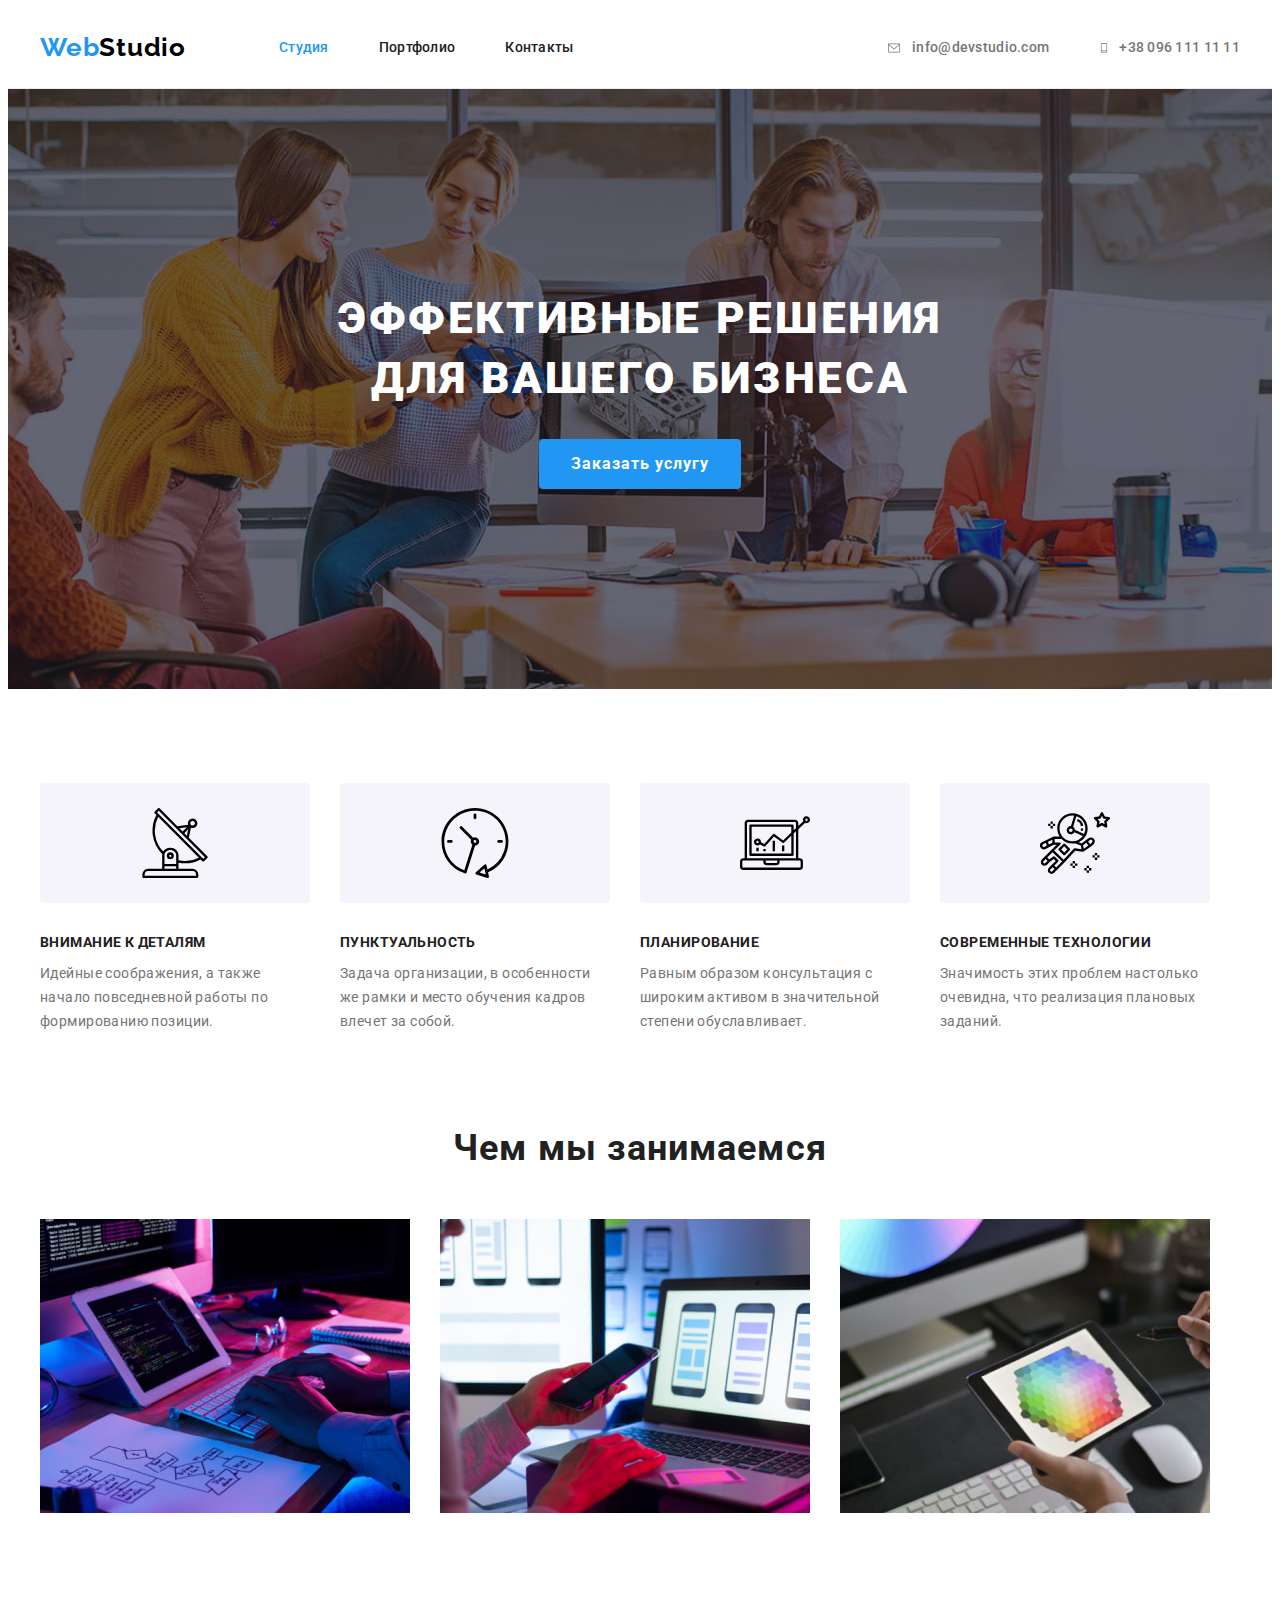
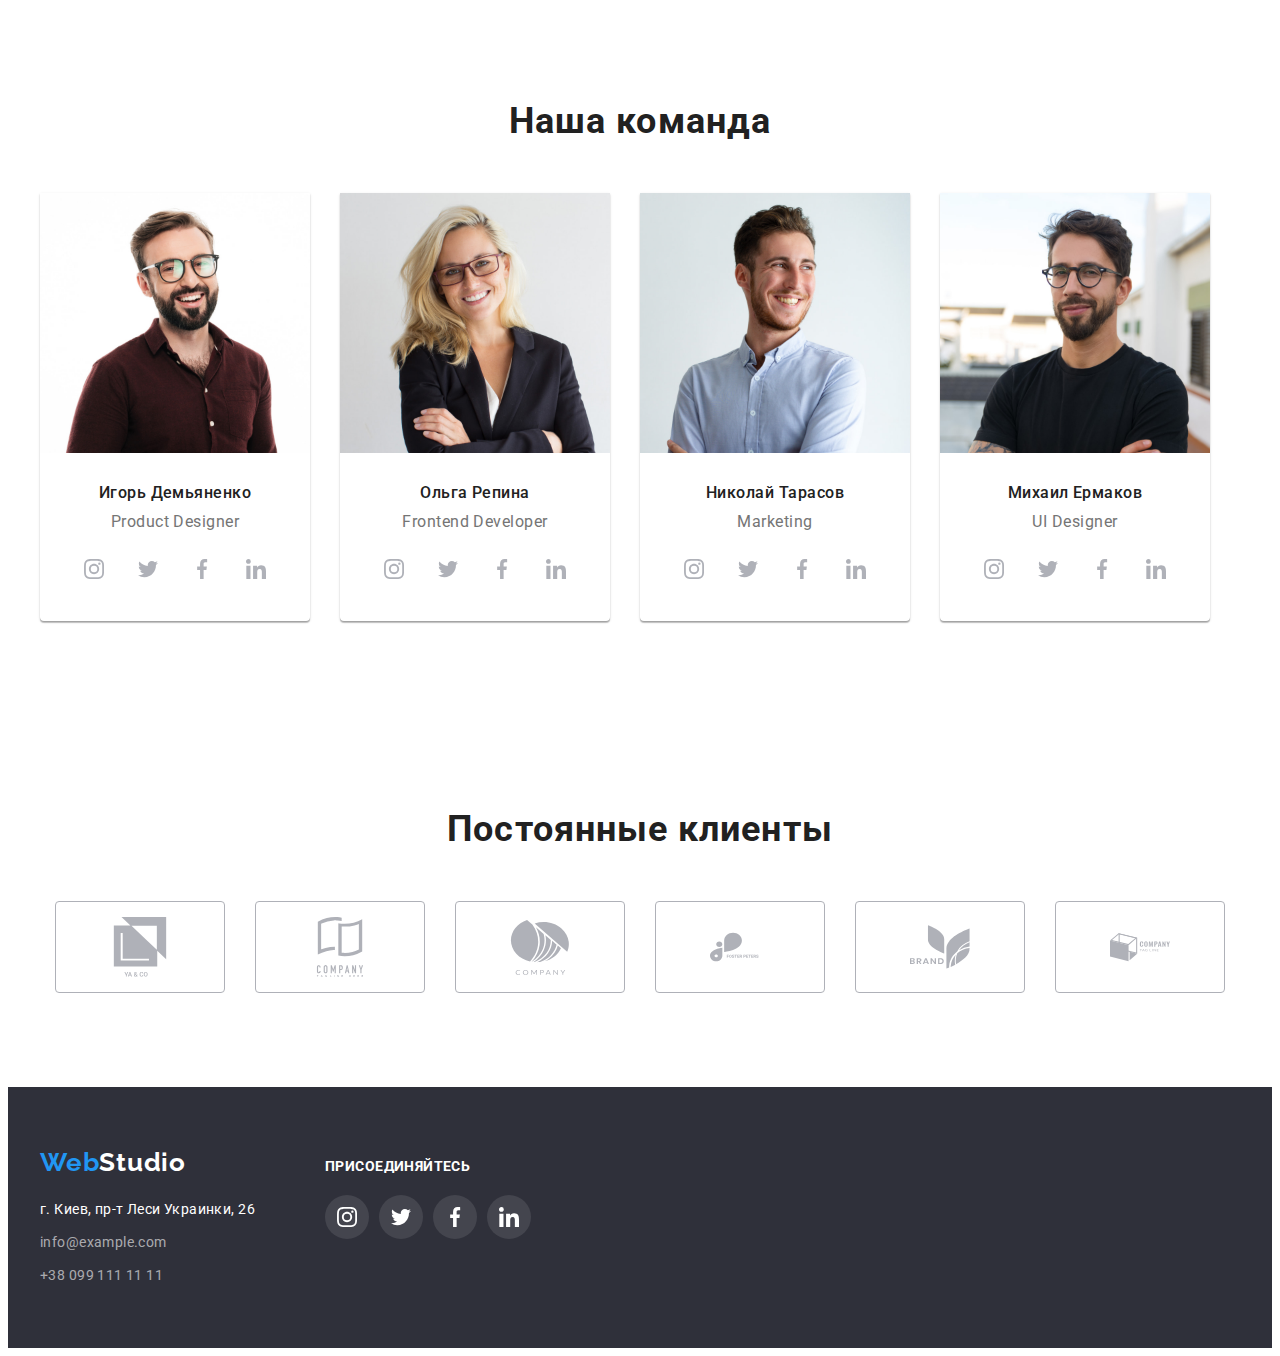
<file: index.html>
<!DOCTYPE html>
<html lang="ru">

<head>
    <meta charset="UTF-8">
    <meta http-equiv="X-UA-Compatible" content="IE=edge">
    <meta name="viewport" content="width=device-width, initial-scale=1.0">
    <title>Document</title>
    <link rel="stylesheet" href="https://cdnjs.cloudflare.com/ajax/libs/modern-normalize/1.1.0/modern-normalize.min.css"
        integrity="sha512-wpPYUAdjBVSE4KJnH1VR1HeZfpl1ub8YT/NKx4PuQ5NmX2tKuGu6U/JRp5y+Y8XG2tV+wKQpNHVUX03MfMFn9Q=="
        crossorigin="anonymous" referrerpolicy="no-referrer" />
    <link rel="preconnect" href="https://fonts.googleapis.com">
    <link rel="preconnect" href="https://fonts.gstatic.com" crossorigin>
    <link href="https://fonts.googleapis.com/css2?family=Raleway:wght@700&family=Roboto:wght@400;500;700;900&display=swap"
        rel="stylesheet">
        <link rel="stylesheet" href="./css/styles.css" />
</head>

<body>
    <header class="header">
        <div class="container page-header">
                <nav class="header-nav">
        <a href="/index.html" class="logo"> <span class="accent">Web</span>Studio </a>
            <ul class="header-nav-list">
                <li class="header-nav-item"> <a href="#" class="nav-link current">Студия</a></li>
                <li class="header-nav-item"> <a href="./portfolio.html" class="nav-link">Портфолио</a></li>
                <li class="header-nav-item"> <a href="#" class="nav-link">Контакты</a></li>
            </ul>
        </nav>
        <ul class="address-list">
            <li class="address-item"><a href="mailto:info@devstudio.com" class="header-link">
                <svg class="address-icon" width="16" height="12">
                    <use href="./icons.svg/icons.svg#icon-envelope-hover">

                    </use>
                </svg>
                info@devstudio.com</a></li>
            <li class="address-item"><a href="tel:+380961111111" class="header-link">
                <svg class="address-icon" width="10" height="16">
                    <use href="./icons.svg/icons.svg#icon-smartphone">

                    </use>
                </svg>
                +38 096 111 11 11</a></li>
        </ul>
        </div>
    </header>
    <main>
        <section class="section-hero">
            <div class="container">
                <h1 class="hero-tittle">Эффективные решения для вашего бизнеса</h1>
                <button type="button" class="hero-btn button">Заказать услугу</button>
            </div>
        </section>
        <section class="features">
            <div class="container">
                <h2 class="features-tittle visually-hidden">Особенности</h2>
                <ul class="features-list">
                    <li class="features-item">
                        <div class="features-image">
                            <svg class="features-icon" width="70" height="70"> 
                                <use href="./icons.svg/icons.svg#icon-antenna-1">
                                </use>
                            </svg>
                        </div>
                        <h3 class="features-subtittle">Внимание к деталям</h3>
                        <p class="features-text">Идейные соображения, а также начало повседневной работы по формированию позиции.</p>
                    </li>
                    <li class="features-item">
                        <div class="features-image">
                            <svg class="features-icon" width="70" height="70">
                                <use href="./icons.svg/icons.svg#icon-clock-1">
                                </use>
                            </svg>
                        </div>
                        <h3 class="features-subtittle">Пунктуальность</h3>
                        <p class="features-text">Задача организации, в особенности же рамки и место обучения кадров влечет за собой.</p>
                    </li>
                    <li class="features-item">
                        <div class="features-image">
                            <svg class="features-icon" width="70" height="70">
                                <use href="./icons.svg/icons.svg#icon-diagram-1">
                                </use>
                            </svg>
                        </div>
                        <h3 class="features-subtittle">Планирование</h3>
                        <p class="features-text">Равным образом консультация с широким активом в значительной степени обуславливает.</p>
                    </li>
                    <li class="features-item">
                        <div class="features-image">
                            <svg class="features-icon" width="70" height="70">
                                <use href="./icons.svg/icons.svg#icon-astronaut-1">
                                </use>
                            </svg>
                        </div>
                        <h3 class="features-subtittle">Современные технологии</h3>
                        <p class="features-text">Значимость этих проблем настолько очевидна, что реализация плановых заданий.</p>
                    </li>
                </ul>
            </div>
        </section>
        <section class="works">
            <div class="container">
                <h2 class="works-tittle">Чем мы занимаемся</h2>
                        <ul class="works-list">
                            <li class="works-item"> <img src="./images.jpg/programming.jpg" alt="Программирование" width="370" height="294">
                            </li>
                            <li class="works-item"> <img src="./images.jpg/marketing.jpg" alt="Маркетинг" width="370" height="294"></li>
                            <li class="works-item"> <img src="./images.jpg/design.jpg" alt="Дизайн" width="370" height="294"></li>
                        </ul>
            </div>
        </section>
        <section class="team">
           <div class="container">
                <h2 class="team-tittle">Наша команда</h2>
                <ul class="team-list">
                        <li class="team-item">
                            <img class="employees" src="./team.jpg/photoigor.jpg" alt="Член команды Игорь" width="270" height="260">
                            <div class="employees-text">
                                <h3 class="team-subtittle">Игорь Демьяненко</h3>
                                <p lang="en" class="team-text">Product Designer</p>
                                <ul class="social-team-list">
                                    <li class="social-team-item">
                                        <a href="#" class="social-team-link">
                                            <svg class="social-team-icon" width="20" height="20">
                                                <use href="./icons.svg/icons.svg#icon-instagram-2"></use>
                                            </svg>
                                        </a>
                                    </li>
                                    <li class="social-team-item">
                                        <a href="#" class="social-team-link">
                                            <svg class="social-team-icon" width="20" height="20">
                                                <use href="./icons.svg/icons.svg#icon-twitter-1"></use>
                                            </svg>
                                        </a>
                                    </li>
                                    <li class="social-team-item">
                                        <a href="#" class="social-team-link">
                                            <svg class="social-team-icon" width="20" height="20">
                                                <use href="./icons.svg/icons.svg#icon-facebook-1"></use>
                                            </svg>
                                        </a>
                                    </li>
                                    <li class="social-team-item">
                                        <a href="#" class="social-team-link">
                                            <svg class="social-team-icon" width="20" height="20">
                                                <use href="./icons.svg/icons.svg#icon-linkedin-1"></use>
                                            </svg>
                                        </a>
                                    </li>
                                </ul>
                            </div>
                        </li>
                        <li class="team-item">
                            <img class="employees" src="./team.jpg/photoolga.jpg" alt="Член команды Ольга" width="270" height="260">
                            <div class="employees-text">
                                <h3 class="team-subtittle">Ольга Репина</h3>
                                <p lang="en" class="team-text"> Frontend Developer</p>
                                <ul class="social-team-list">
                                    <li class="social-team-item">
                                        <a href="#" class="social-team-link">
                                            <svg class="social-team-icon" width="20" height="20">
                                                <use href="./icons.svg/icons.svg#icon-instagram-2"></use>
                                            </svg>
                                        </a>
                                    </li>
                                    <li class="social-team-item">
                                        <a href="#" class="social-team-link">
                                            <svg class="social-team-icon" width="20" height="20">
                                                <use href="./icons.svg/icons.svg#icon-twitter-1"></use>
                                            </svg>
                                        </a>
                                    </li>
                                    <li class="social-team-item">
                                        <a href="#" class="social-team-link">
                                            <svg class="social-team-icon" width="20" height="20">
                                                <use href="./icons.svg/icons.svg#icon-facebook-1"></use>
                                            </svg>
                                        </a>
                                    </li>
                                    <li class="social-team-item">
                                        <a href="#" class="social-team-link">
                                            <svg class="social-team-icon" width="20" height="20">
                                                <use href="./icons.svg/icons.svg#icon-linkedin-1"></use>
                                            </svg>
                                        </a>
                                    </li>
                                </ul>
                            </div>
                        </li>
                        <li class="team-item">
                            <img class="employees" src="./team.jpg/photonikolay.jpg" alt="Член команды Михаил" width="270" height="260">
                            <div class="employees-text">
                                <h3 class="team-subtittle">Николай Тарасов</h3>
                                <p lang="en" class="team-text">Marketing</p>
                                <ul class="social-team-list">
                                    <li class="social-team-item">
                                        <a href="#" class="social-team-link">
                                            <svg class="social-team-icon" width="20" height="20">
                                                <use href="./icons.svg/icons.svg#icon-instagram-2"></use>
                                            </svg>
                                        </a>
                                    </li>
                                    <li class="social-team-item">
                                        <a href="#" class="social-team-link">
                                            <svg class="social-team-icon" width="20" height="20">
                                                <use href="./icons.svg/icons.svg#icon-twitter-1"></use>
                                            </svg>
                                        </a>
                                    </li>
                                    <li class="social-team-item">
                                        <a href="#" class="social-team-link">
                                            <svg class="social-team-icon" width="20" height="20">
                                                <use href="./icons.svg/icons.svg#icon-facebook-1"></use>
                                            </svg>
                                        </a>
                                    </li>
                                    <li class="social-team-item">
                                        <a href="#" class="social-team-link">
                                            <svg class="social-team-icon" width="20" height="20">
                                                <use href="./icons.svg/icons.svg#icon-linkedin-1"></use>
                                            </svg>
                                        </a>
                                    </li>
                                </ul>
                            </div>
                        </li>
                        <li class="team-item">
                            <img class="employees" src="./team.jpg/photomihail.jpg" alt="Член команды Николай" width="270" height="260">
                            <div class="employees-text">
                                <h3 class="team-subtittle">Михаил Ермаков</h3>
                                <p lang="en" class="team-text">UI Designer</p>
                                <ul class="social-team-list">
                                    <li class="social-team-item">
                                        <a href="#" class="social-team-link">
                                            <svg class="social-team-icon" width="20" height="20">
                                                <use href="./icons.svg/icons.svg#icon-instagram-2"></use>
                                            </svg>
                                        </a>
                                    </li>
                                    <li class="social-team-item">
                                        <a href="#" class="social-team-link">
                                            <svg class="social-team-icon" width="20" height="20">
                                                <use href="./icons.svg/icons.svg#icon-twitter-1"></use>
                                            </svg>
                                        </a>
                                    </li>
                                    <li class="social-team-item">
                                        <a href="#" class="social-team-link">
                                            <svg class="social-team-icon" width="20" height="20">
                                                <use href="./icons.svg/icons.svg#icon-facebook-1"></use>
                                            </svg>
                                        </a>
                                    </li>
                                    <li class="social-team-item">
                                        <a href="#" class="social-team-link">
                                            <svg class="social-team-icon" width="20" height="20">
                                                <use href="./icons.svg/icons.svg#icon-linkedin-1"></use>
                                            </svg>
                                        </a>
                                    </li>
                                </ul>
                            </div>
                        </li>
                </ul>
           </div>
        </section>
        <section class="regular">
            <h2 class="regular-tittle">Постоянные клиенты</h2>
                <div class="container">
                    <ul class="regular-list">
                        <li class="regular-item">
                            <a href="" class="regular-link">
                                <svg class="regular-icon" width="106" height="60">
                                    <use href="./icons.svg/icons.svg#icon-group"></use>
                                </svg>
                            </a>
                        </li>
                        <li class="regular-item">
                            <a href="" class="regular-link">
                                <svg class="regular-icon" width="106" height="60">
                                    <use href="./icons.svg/icons.svg#icon-group-1"></use>
                                </svg>
                            </a>
                        </li>
                        <li class="regular-item">
                            <a href="" class="regular-link">
                                <svg class="regular-icon" width="106" height="60">
                                    <use href="./icons.svg/icons.svg#icon-group-2"></use>
                                </svg>
                            </a>
                        </li>
                        <li class="regular-item">
                            <a href="" class="regular-link">
                                <svg class="regular-icon" width="106" height="60">
                                    <use href="./icons.svg/icons.svg#icon-group-3"></use>
                                </svg>
                            </a>
                        </li>
                        <li class="regular-item">
                            <a href="" class="regular-link">
                                <svg class="regular-icon" width="106" height="60">
                                    <use href="./icons.svg/icons.svg#icon-group-4"></use>
                                </svg>
                            </a>
                        </li>
                        <li class="regular-item">
                            <a href="" class="regular-link">
                                <svg class="regular-icon" width="106" height="60">
                                    <use href="./icons.svg/icons.svg#icon-group-5"></use>
                                </svg>
                            </a>
                        </li>
                    </ul>
                </div>
        </section>
    </main>
    <footer class="footer">
        <div class=" container footer-container">
            <div>
                <a href="/index.html" aria-label="логотип сайта" class="logo"> <span class="accent">Web</span>Studio </a>
                <address class="footer-address">
                    <ul class="footer-address-list">
                        <li class="footer-address-item"><a href="https://goo.gl/maps/Q89dnucpgaJcMsWx8" target="_blank"
                                rel="noopener noreferrer" class="footer-address-link address-link-map">г. Киев,
                                пр-т
                                Леси Украинки, 26</a></li>
                        <li class="footer-address-item"><a href="mailto:info@example.com"
                                class="footer-address-link">info@example.com</a></li>
                        <li class="footer-address-item"><a href="tel:+380991111111" class="footer-address-link">+38 099 111 11
                                11</a>
                        </li>
                    </ul>
            </div>
            <div class="advertising">
                <h2 class="advertising-tittle">Присоединяйтесь</h2>
                <ul class="advertising-list">
                    <li class="advertising-item">
                        <a href="#" class="advertising-link">
                            <svg class="advertising-icon" width="20" height="20">
                                <use href="./icons.svg/icons.svg#icon-instagram-2"></use>
                            </svg>
                        </a>
                    </li>
                    <li class="advertising-item">
                        <a href="#" class="advertising-link">
                            <svg class="advertising-icon" width="20" height="20">
                                <use href="./icons.svg/icons.svg#icon-twitter-1"></use>
                            </svg>
                        </a>
                    </li>
                    <li class="advertising-item">
                        <a href="#" class="advertising-link">
                            <svg class="advertising-icon" width="20" height="20">
                                <use href="./icons.svg/icons.svg#icon-facebook-1"></use>
                            </svg>
                        </a>
                    </li>
                    <li class="advertising-item">
                        <a href="#" class="advertising-link">
                            <svg class="advertising-icon" width="20" height="20">
                                <use href="./icons.svg/icons.svg#icon-linkedin-1"></use>
                            </svg>
                        </a>
            
                    </li>
                </ul>
            </div>
        </div>
        </address>
    </footer>
</body>

</html>
</file>
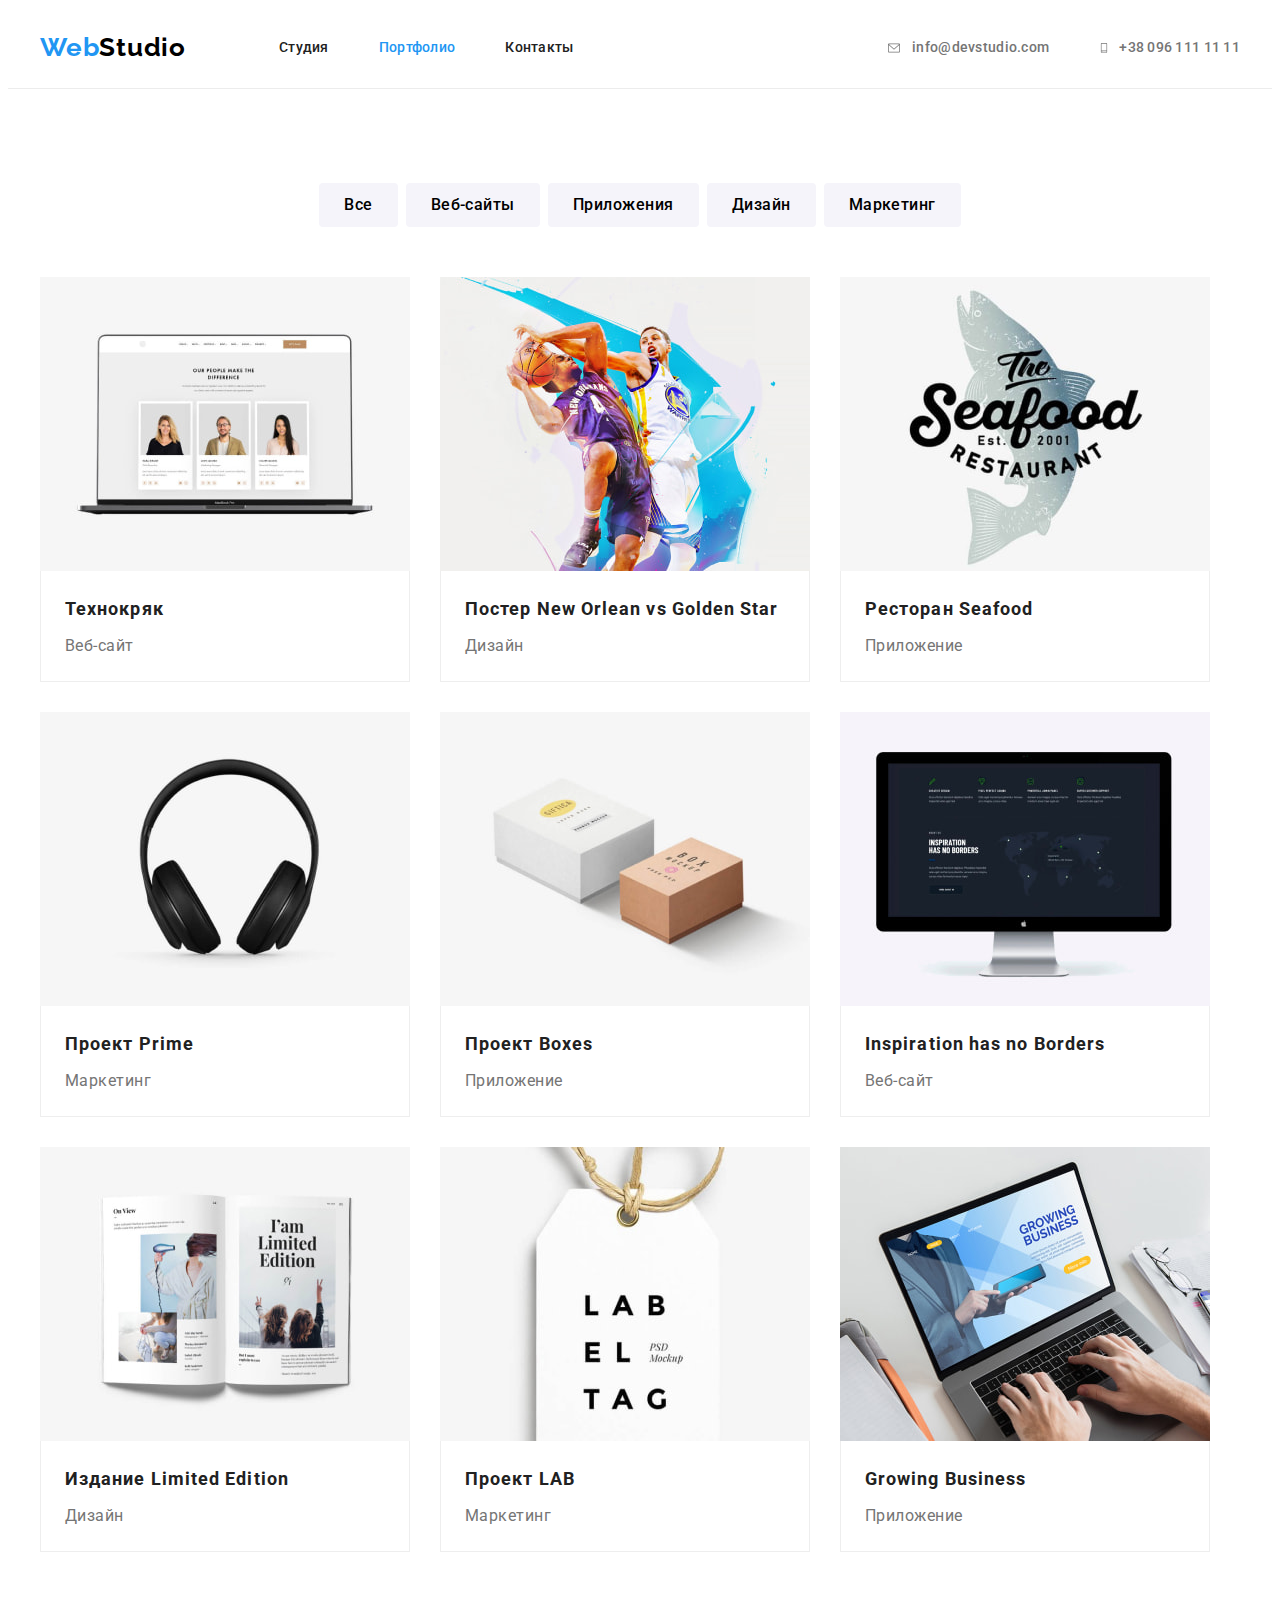
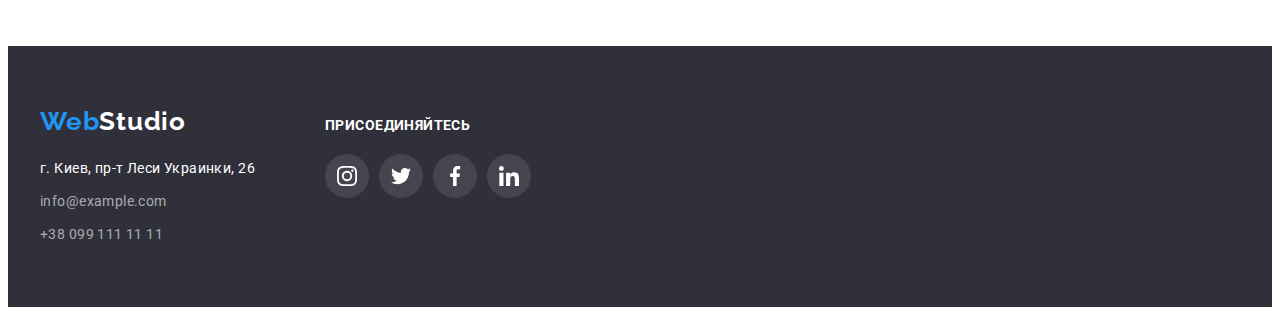
<file: portfolio.html>
<!DOCTYPE html>
<html lang="ru">

<head>
    <meta charset="UTF-8">
    <meta http-equiv="X-UA-Compatible" content="IE=edge">
    <meta name="viewport" content="width=device-width, initial-scale=1.0">
    <title>Document</title>
    <link rel="stylesheet" href="https://cdnjs.cloudflare.com/ajax/libs/modern-normalize/1.1.0/modern-normalize.min.css"
        integrity="sha512-wpPYUAdjBVSE4KJnH1VR1HeZfpl1ub8YT/NKx4PuQ5NmX2tKuGu6U/JRp5y+Y8XG2tV+wKQpNHVUX03MfMFn9Q=="
        crossorigin="anonymous" referrerpolicy="no-referrer" />
    <link rel="preconnect" href="https://fonts.googleapis.com">
    <link rel="preconnect" href="https://fonts.gstatic.com" crossorigin>
    <link href="https://fonts.googleapis.com/css2?family=Raleway:wght@700&family=Roboto:wght@400;500;700;900&display=swap"
        rel="stylesheet">
    <link rel="stylesheet" href="./css/styles.css" />
</head>

<body>
    <header class="header">
        <div class="container page-header">
            <nav class="header-nav">
                <a href="/index.html" class="logo"> <span class="accent">Web</span>Studio </a>
                <ul class="header-nav-list">
                    <li class="header-nav-item"> <a href="./index.html" class="nav-link">Студия</a></li>
                    <li class="header-nav-item"> <a href="#" class="nav-link current">Портфолио</a></li>
                    <li class="header-nav-item"> <a href="#" class="nav-link">Контакты</a></li>
                </ul>
            </nav>
            <ul class="address-list">
                <li class="address-item"><a href="mailto:info@devstudio.com" class="header-link">
                        <svg class="address-icon" width="16" height="12">
                            <use href="./icons.svg/icons.svg#icon-envelope-hover">
    
                            </use>
                        </svg>
                        info@devstudio.com</a></li>
                <li class="address-item"><a href="tel:+380961111111" class="header-link">
                        <svg class="address-icon" width="10" height="16">
                            <use href="./icons.svg/icons.svg#icon-smartphone">
                            </use>
                        </svg>
                        +38 096 111 11 11</a></li>
            </ul>
        </div>
    </header>
    <main>
        <section class="portfolio">
            <h1 class="portfolio-tittle visually-hidden">Чем мы занимаемся</h1>
            <div class="container">
                <ul class="portfolio-btn-list">
                    <li class="portfolio-btn-item">
                        <button type="button" class="portfolio-btn button">Все</button>
                    </li>
                    <li class="portfolio-btn-item">
                        <button type="button" class="portfolio-btn button">Веб-сайты</button>
                    </li>
                    <li class="portfolio-btn-item">
                        <button type="button" class="portfolio-btn button">Приложения</button>
                    </li>
                    <li class="portfolio-btn-item">
                        <button type="button" class="portfolio-btn button">Дизайн</button>
                    </li>
                    <li class="portfolio-btn-item">
                        <button type="button" class="portfolio-btn button">Маркетинг</button>
                    </li>
                </ul>
                <ul class="portfolio-card-list">
                    <li class="portfolio-card-item">
                        <a href="#" class="portfolio-card-link">
                            <img class="project" src="./portfolio.jpg/laptop.jpg" alt="Ноутбук" width="370" height="294">
                            <div class="project-text">
                                <h2 class="portfolio-subtittle">Технокряк
                                </h2>
                                <p class="portfolio-text">Веб-сайт</p>
                            </div>
                        </a>
                
                    </li>
                    <li class="portfolio-card-item">
                        <a href="#" class="portfolio-card-link">
                            <img class="project" src="./portfolio.jpg/basketball.jpg" alt="Два баскетболиста и мяч" width="370" height="294">
                            <div class="project-text">
                                <h2 class="portfolio-subtittle">Постер New Orlean vs Golden Star
                                </h2>
                                <p class="portfolio-text">Дизайн</p>
                            </div>
                        </a>
                    </li>
                    <li class="portfolio-card-item">
                        <a href="#" class="portfolio-card-link">
                            <img class="project" src="./portfolio.jpg/seafood.jpg" alt="Логотип рыбного ресторана" width="370" height="294">
                            <div class="project-text">
                                <h2 class="portfolio-subtittle">Ресторан Seafood
                                </h2>
                                <p class="portfolio-text">Приложение</p>
                            </div>
                        </a>
                    </li>
                    <li class="portfolio-card-item">
                        <a href="#" class="portfolio-card-link">
                            <img class="project" src="./portfolio.jpg/headphones.jpg" alt="Наушники" width="370" height="294">
                            <div class="project-text">
                                <h2 class="portfolio-subtittle">Проект Prime
                                </h2>
                                <p class="portfolio-text">Маркетинг</p>
                            </div>
                        </a>
                    </li>
                    <li class="portfolio-card-item">
                        <a href="#" class="portfolio-card-link">
                            <img class="project" src="./portfolio.jpg/boxes.jpg" alt="Две коробки" width="370" height="294"> 
                            <div class="project-text">
                                <h2 class="portfolio-subtittle">Проект Boxes
                                </h2>
                                <p class="portfolio-text">Приложение</p>
                            </div>
                        </a>
                    </li>
                    <li class="portfolio-card-item">
                        <a href="#" class="portfolio-card-link">
                            <img class="project" src="./portfolio.jpg/monitor.jpg" alt="Монитор" width="370" height="294">
                            <div class="project-text">
                                <h2 class="portfolio-subtittle">Inspiration has no Borders
                                </h2>
                                <p class="portfolio-text">Веб-сайт</p>
                            </div>
                        </a>
                    </li>
                    <li class="portfolio-card-item">
                        <a href="#" class="portfolio-card-link">
                            <img class="project" src="./portfolio.jpg/magazine.jpg" alt="Журнал" width="370" height="294">
                            <div class="project-text">
                                <h2 class="portfolio-subtittle">Издание Limited Edition
                            </h2>
                            <p class="portfolio-text">Дизайн</p>
                            </div>
                        </a>
                    </li>
                    <li class="portfolio-card-item">
                        <a href="#" class="portfolio-card-link">
                            <img class="project" src="./portfolio.jpg/tag.jpg" alt="Бирка" width="370" height="294">
                            <div class="project-text">
                                <h2 class="portfolio-subtittle">Проект LAB
                                </h2>
                                <p class="portfolio-text">Маркетинг</p>
                            </div>
                        </a>
                    </li>
                    <li class="portfolio-card-item">
                        <a href="#" class="portfolio-card-link">
                            <img class="project" src="./portfolio.jpg/job.jpg" alt="Работа за ноутбуком" width="370" height="294">
                            <div class="project-text">
                                <h2 class="portfolio-subtittle">Growing Business</h2>
                                <p class="portfolio-text">Приложение</p>
                            </div>
                        </a>
                    </li>
                </ul>
            </div>

        </section>
    </main>
    <footer class="footer">
        <div class=" container footer-container">
            <div>
                <a href="/index.html" aria-label="логотип сайта" class="logo"> <span class="accent">Web</span>Studio </a>
                <address class="footer-address">
                    <ul class="footer-address-list">
                        <li class="footer-address-item"><a href="https://goo.gl/maps/Q89dnucpgaJcMsWx8" target="_blank"
                                rel="noopener noreferrer" class="footer-address-link address-link-map">г. Киев,
                                пр-т
                                Леси Украинки, 26</a></li>
                        <li class="footer-address-item"><a href="mailto:info@example.com"
                                class="footer-address-link">info@example.com</a></li>
                        <li class="footer-address-item"><a href="tel:+380991111111" class="footer-address-link">+38 099 111
                                11
                                11</a>
                        </li>
                    </ul>
            </div>
            <div class="advertising">
                <h2 class="advertising-tittle">Присоединяйтесь</h2>
                <ul class="advertising-list">
                    <li class="advertising-item">
                        <a href="#" class="advertising-link">
                            <svg class="advertising-icon" width="20" height="20">
                                <use href="./icons.svg/icons.svg#icon-instagram-2"></use>
                            </svg>
                        </a>
                    </li>
                    <li class="advertising-item">
                        <a href="#" class="advertising-link">
                            <svg class="advertising-icon" width="20" height="20">
                                <use href="./icons.svg/icons.svg#icon-twitter-1"></use>
                            </svg>
                        </a>
                    </li>
                    <li class="advertising-item">
                        <a href="#" class="advertising-link">
                            <svg class="advertising-icon" width="20" height="20">
                                <use href="./icons.svg/icons.svg#icon-facebook-1"></use>
                            </svg>
                        </a>
                    </li>
                    <li class="advertising-item">
                        <a href="#" class="advertising-link">
                            <svg class="advertising-icon" width="20" height="20">
                                <use href="./icons.svg/icons.svg#icon-linkedin-1"></use>
                            </svg>
                        </a>
    
                    </li>
                </ul>
            </div>
        </div>
        </address>
    </footer>
    </body>
    
    </html>
</file>
<file: css/styles.css>
:root {
    --primary-text-color: #212121;
    --secondary-text-color: #757575;
    --white-text-color: #FFFFFF;
    --accent-color: #2196F3;
    --logo-text-color: #000000;
    --bg-btn-color: #2196F3;
    --bg-footer-color: #2F303A;
    --main-bg-color: #E5E5E5;
    --font-main: Roboto, sans-serif;
    --font-secondary: Raleway, sans-serif;
    --bg-button-color: #F5F4FA;
}
.box {
    box-sizing: border-box;
}


body {
    font-family: var(--font-main);
    color: var(--primary-text-color);
    font-size: 14px;
}
h1,
h2,
h3,
h4,
h5,
h6,
ul,
p {
    margin: 0;
}
p {
    margin-bottom: 0;
}
ul.address-list {
    margin-bottom: 0;
}
a {
    text-decoration: none;
    color: inherit;
}
ul {
    list-style: none;
    padding-left: 0;
}

address {
    font-style: normal;
}
img {
    display: block;
    max-width: 100%; 
    height: auto;
}
/* header */
.header {
    border-bottom: 1px solid #ECECEC;
}
.page-header {
    display: flex;
    align-items: center;
}
.header .header-nav {
    display: flex;
    align-items: center;
}
.header-nav-list {
    display: flex;
    margin-bottom: 0;
    padding-left: 0;
}
.address-list {
    display: flex;
    margin-left: auto;
}
.header-link {
    display: block;
    padding-top: 32px;
    padding-bottom: 32px;
}

.address-list .address-item + .address-item {
margin-left: 50px;
}
.header-nav-list .header-nav-item:not( :last-child) {
    margin-right: 50px;

}
.nav-link {
    display: block;
    padding-top: 32px;
    padding-bottom: 32px;
}
.container {
    width: 1200px;
    padding: 0 15px;
    margin-left: auto;
    margin-right: auto;
/*     outline: 1px solid tomato; */
}
.logo {
    margin-right: 93px;
    font-family: var(--font-secondary);
    font-weight: 700;
    font-size: 26px;
    line-height: 1.2;
    letter-spacing: 0.03em;
    color: var(--logo-text-color);
} 
.header .logo {
    margin-bottom: 0;
}
.accent {
color: var(--accent-color);
}
.nav-link,
.header-link {
    font-weight: 500;
    font-size: 14px;
    line-height: 1.14;
    letter-spacing: 0.02em;
}
.header .header-link {
    display: flex;
    align-items: center;
    color: var(--secondary-text-color);
}
.nav-link:hover,
.nav-link:focus,
.header-link:hover,
.header-link:focus,
.footer-address-link:hover,
.footer-address-link:focus {
    color: var(--accent-color);
}
.address-icon {
    margin-right: 10px;
    fill: var(--secondary-text-color);
}
.header-link:hover .address-icon,
.header-link:focus .address-icon {
    fill: var(--accent-color);
}

/* hero */

.section-hero {
    background-color: var(--bg-footer-color);
    text-align: center;
    padding-top: 200px;
    padding-bottom: 200px;
    background-image: linear-gradient(rgba(47, 48, 58, 0.4),rgba(47, 48, 58, 0.4)), url(../bgi.jpg/bgihero.jpg);
    background-repeat: no-repeat;
    background-position: center;
    background-size: cover;
    max-width: 1600px;
    margin-right: auto;
    margin-left: auto;
}
.hero-tittle {
font-weight: 900;
font-size: 44px;
line-height: 1.36;
text-align: center;
letter-spacing: 0.06em;
text-transform: uppercase;
color: var(--white-text-color);
}
.hero-tittle {
    width: 696px;
    margin-left: auto;
    margin-right: auto;
/*     padding-top: 200px; */
    margin-bottom: 30px;
}
.hero-btn {
    font-family: inherit;
    font-weight: 700;
    font-size: 16px;
    line-height: 1.88;
    letter-spacing: 0.06em;
    background-color: var(--bg-btn-color);
    color: var(--white-text-color);
    padding: 10px 32px;
    cursor: pointer;
    border-radius: 4px;
    border: none;
}
/*  features*/
.features .features-list {
    display: flex;
}
.features-item {
    width: 270px;
}
.features-item:not(:last-child) {
    margin-right: 30px;
}
.features-list {
    margin-bottom: 0;
}
.features {
padding-top: 94px;
padding-bottom: 94px;
}
.features-subtittle {
    margin-bottom: 10px;
    font-weight: 700;
    font-size: 14px;
    line-height: 1.4;
    letter-spacing: 0.03em;
    text-transform: uppercase;
}
.features-text {
    margin-top: 0;
    margin-bottom: 0;
    font-size: 14px;
    line-height: 1.7;
    letter-spacing: 0.03em;
    color: var(--secondary-text-color);
}
.visually-hidden {
    position: absolute;
    width: 1px;
    height: 1px;
    margin: -1px;
    border: 0;
    padding: 0;
    white-space: nowrap;
    clip-path: inset(100%);
    clip: rect(0 0 0 0);
    overflow: hidden;
}
.features-image {
    display: flex;
    width: 270px;
    height: 120px;
    border-radius: 4px;
    background-color: #F5F4FA;
    align-items: center;
    justify-content: center;
    margin-bottom: 30px;

}

/* works*/

.works-tittle {
    margin-bottom: 50px;
}
.works {
    padding-bottom: 94px;
}
.works-tittle {
    font-weight: 700;
    font-size: 36px;
    line-height: 1.16;
    text-align: center;
    letter-spacing: 0.03em;
}
.works-list {
    padding-left: 0;
    display: flex;
    flex-wrap: wrap;
    margin-bottom: 0;
}


.works-item {
    margin-right: 30px;
}
.works-item:nth-child(3n) {
    margin-right: 0;
}


/* team*/
.team {
    padding-top: 94px;
    padding-bottom: 94px;
    background-color: var(--white-text-color);
}
.team-tittle {
        margin-bottom: 50px;
}
.employees {
    display: block;
}
.team-subtittle {
    margin-bottom: 10px;
}

.team-item {
    margin-bottom: 0;
    margin-right: 30px;
    box-shadow: 0px 1px 3px rgba(0, 0, 0, 0.12), 0px 1px 1px rgba(0, 0, 0, 0.14),
            0px 2px 1px rgba(0, 0, 0, 0.2);
        border-radius: 0px 0px 4px 4px;
}
.team-item:last-child {
    margin-right: 0;
}
.team-list {
    margin-bottom: 0;
    padding-left: 0;
}
.team-tittle {
    font-weight: 700;
    font-size: 36px;
    line-height: 1.16;
    text-align: center;
    letter-spacing: 0.03em;
}
.team-subtittle {
    font-weight: 500;
    font-size: 16px;
    line-height: 1.19;    
    text-align: center;
    letter-spacing: 0.03em;
}
.team-text {
    font-size: 16px;
    line-height: 1.19;
    text-align: center;
    letter-spacing: 0.03em;
    color: var(--secondary-text-color);
}
.team-list {
    display: flex;
    flex-wrap: wrap;
}
.employees-text {
    padding-top: 30px;
    padding-bottom: 30px;
}
.social-team-list {
    display: flex;
    justify-content: center;
    margin-top: 16px;
}
.social-team-link {
    width: 44px;
    height: 44px;
    display: flex;
    align-items: center;
    justify-content: center;
    border-radius: 50%;
    background-color: var(--white-text-color);
}
.social-team-icon {
    fill: #AFB1B8;
}
.social-team-link:hover,
.social-team-link:focus {
    background-color: var(--accent-color);
}
.social-team-link:hover .social-team-icon,
.social-team-link:focus .social-team-icon {
    fill: var(--white-text-color); 
}
.social-team-item:not(:last-child) {
    margin-right: 10px;
    background-color: var(--white-text-color);
}
/* regular */
.regular {
    padding-top: 94px;
    padding-bottom: 94px;
}
.regular-tittle {
    font-weight: 700;
    font-size: 36px;
    line-height: 1.16;
    text-align: center;
    letter-spacing: 0.03em;
    margin-bottom: 50px;
}
.regular-list {
    display: flex;
    justify-content: center;
}
.regular-item:not(:last-child) {
    margin-right: 30px;
}
.regular-link {
    display: flex;
    width: 170px;
    height: 92px;
    align-items: center;
    justify-content: center;
    border: 1px solid #AFB1B8;
    border-radius: 4px;
    box-sizing: border-box;
}
.regular-icon {
    fill: #AFB1B8;
}
.regular-link:hover,
.regular-link:focus {
    background-color: var(--white-text-color);
    border-color: var(--accent-color);
}
.regular-link:hover .regular-icon,
.regular-link:focus .regular-icon {
    fill: var(--accent-color);
}
/* footer*/
.footer-container {
    display: flex;
    align-items: baseline;
}
.footer {
    background-color: var(--bg-footer-color);
    padding-top: 60px;
    padding-bottom: 60px;
}
.logo {
    display: inline-block;
    margin-bottom: 20px;
}
.footer .logo {
margin-right: 0;
}
.footer-address-list {
    padding-left: 0;
    margin-bottom: 0;
}
.footer-address-item:not(:last-child) {
    margin-bottom: 9px;
}
.footer-address-link.address-link-map {
    font-size: 14px;
    line-height: 1.71;
    letter-spacing: 0.03em;
    color: var(--white-text-color);
}
.footer-address-link {
    line-height: 1.71;
    letter-spacing: 0.03em; 
    color: rgba(255, 255, 255, 0.6);
}
.nav-link.current {
    color: var(--accent-color);
}
/* advertising */
.advertising-tittle {
    margin-bottom: 20px;
    font-weight: 700;
    font-size: 14px;
    line-height: 1.14;
    letter-spacing: 0.03em;
    text-transform: uppercase;

    color: var(--white-text-color);
}
.advertising-list {
    display: flex;
}
.advertising {
    margin-left: 70px;
}
.advertising-item:not(:last-child) {
    margin-right: 10px;
}
.advertising-link {
    display: flex;
    align-items: center;
    justify-content: center;
    width: 44px;
    height: 44px;
    border-radius: 50%;
    
    background: rgba(255, 255, 255, 0.1);
}
.advertising-icon {
    fill: var(--white-text-color);
}
.advertising-link:hover,
.advertising-link:focus {
    background-color: var(--accent-color);
}
/* portfolio */
.portfolio {
    padding-top: 94px;
    padding-bottom: 94px;
}

.portfolio-btn-list {
    display: flex;
    align-items: center;
    justify-content: center;
    margin-bottom: 50px;
}
.portfolio-btn-item:not(:last-child) {
    margin-right: 8px;
}
.portfolio-btn.button {
    display: inline-block;
    border-radius: 4px;
    border: solid transparent;
    padding: 6px 22px;
    background-color: var(--bg-button-color);
    font-family: inherit;
    font-weight: 500;
    font-size: 16px;
    line-height: 1.62;    
    text-align: center;
    letter-spacing: 0.03em;
}
.portfolio-btn.button:hover,
.portfolio-btn.button:focus{
    background-color: var(--bg-btn-color);
    color: var(--white-text-color);
    box-shadow: 0px 3px 1px rgba(0, 0, 0, 0.1), 0px 1px 2px rgba(0, 0, 0, 0.08), 0px 2px 2px rgba(0, 0, 0, 0.12);
}
/* cards */
.container.card-list {
    margin-left: auto;
    margin-right: auto;
}
.portfolio-card-list {
    display: flex;
    flex-wrap: wrap;
}
.portfolio-card-list {
    margin-bottom: 0;
    padding-top: 0;
}
.portfolio-card-link {
    display: block;
}
.portfolio-card-link:hover,
.portfolio-card-link:focus {
    box-shadow: 0px 1px 1px rgba(0, 0, 0, 0.12), 0px 4px 4px rgba(0, 0, 0, 0.06), 1px 4px 6px rgba(0, 0, 0, 0.16);
}
.project {
    display: block;
}
.portfolio-card-item {
    width: 370px;
    margin-bottom: 30px;
    margin-right: 30px;
}
.portfolio-card-item:nth-child(3n) {
    margin-right: 0;
}
.portfolio-card-item:nth-last-child(-n+3) {
    margin-bottom: 0;
}
.project-text {
    padding: 20px 24px;
    border-right: 1px solid #EEEEEE;
    border-left: 1px solid #EEEEEE;
    border-bottom: 1px solid #EEEEEE;
}
.portfolio-subtittle {
    margin-bottom: 4px;
    font-weight: 700;
    font-size: 18px;
    line-height: 2;
    letter-spacing: 0.06em;
}
.portfolio-text {
    font-size: 16px;
    line-height: 1.88;
    letter-spacing: 0.03em;
    color: var(--secondary-text-color);
}

.footer .logo {
    color: var(--white-text-color);
}
</file>
